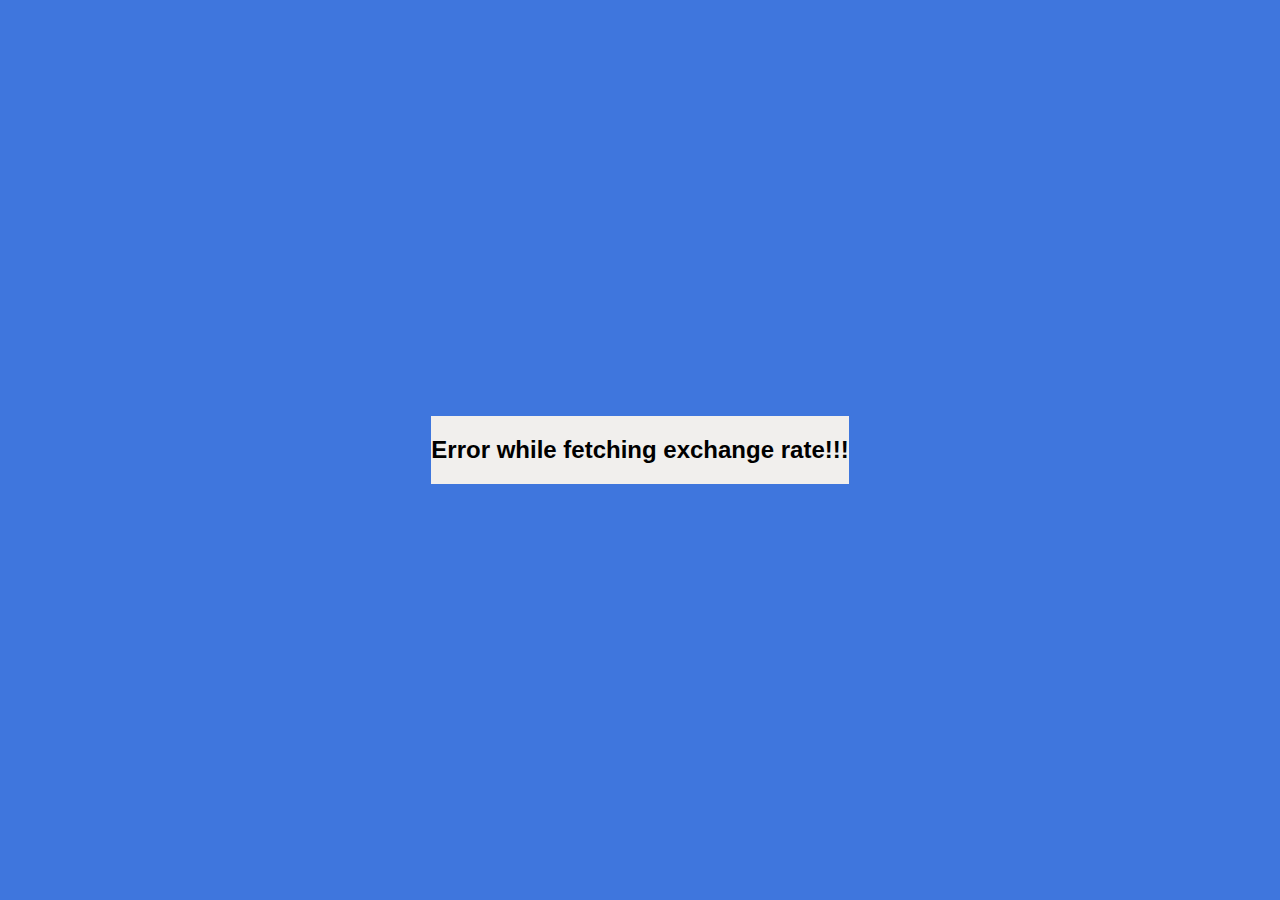
<file: index.html>
<!DOCTYPE html>
<html lang="en">
<head>
    <meta charset="UTF-8">
    <meta name="viewport" content="width=device-width, initial-scale=1.0">
    <link rel="stylesheet" href="style.css">
        <title>Currency Converter</title>
</head>
<body>
    <div class="convert-container">
        <img src="logo.png" alt="Currency-logo" class="imgg">
        <h1>Currency Converter</h1>
        <div class="input-container">
            <input type="number" value="1" min="1" class="fromAmount" >
            <select class="from-currency">
            </select>
        </div>
        <div class="arrow">↓</div>
        <div class="input-container">
            <input type="number" class="convertedAmount" disabled>
            <select class="to-currency">

            </select>
        </div>
        <div class="result">1 USD = 82 INR</div>
    </div>
    <script src="script.js"></script>
</body>
</html>
</file>
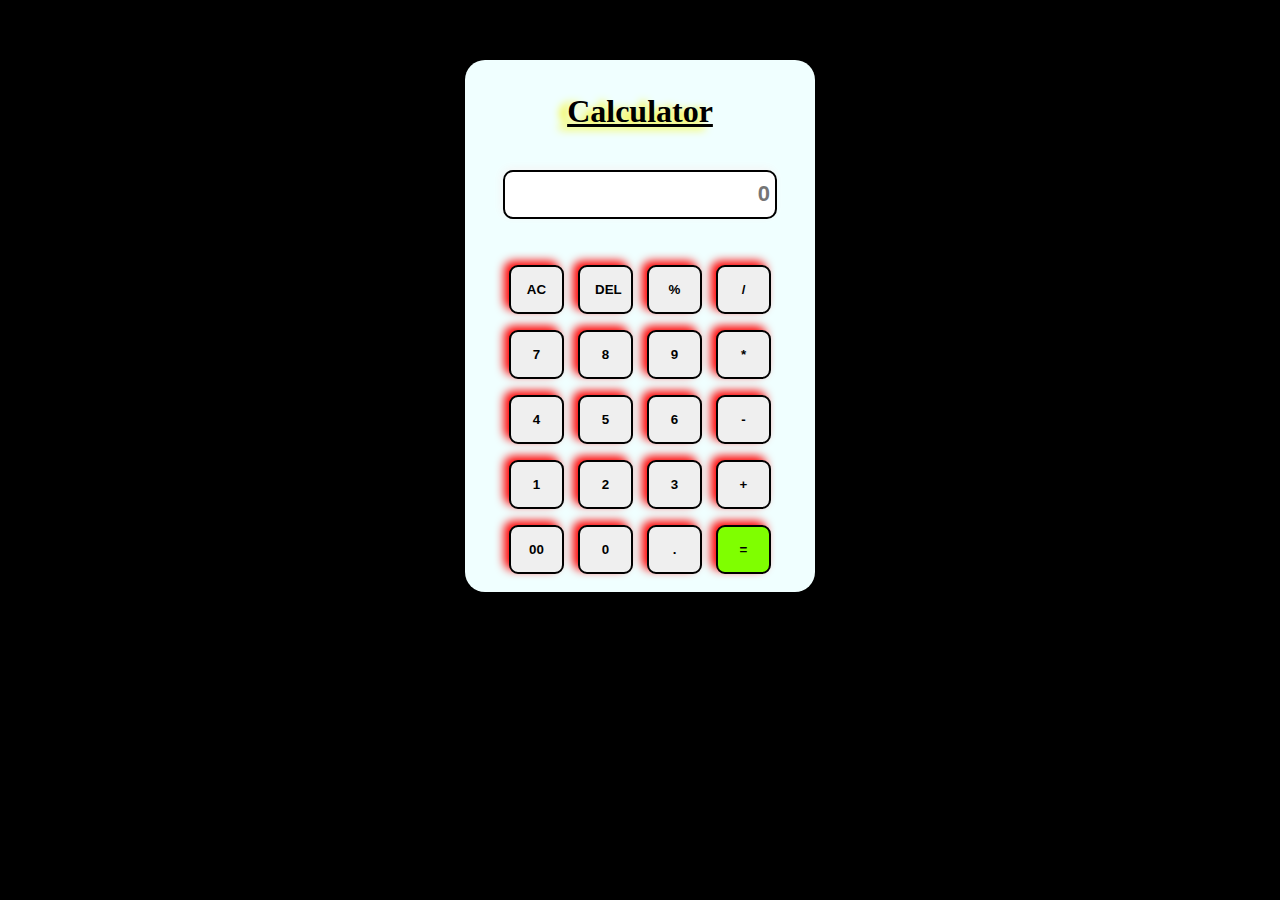
<file: Calculator project/index.html>
<!DOCTYPE html>
<html lang="en">
<head>
    <meta charset="UTF-8">
    <meta name="viewport" content="width=device-width, initial-scale=1.0">
    <link rel="stylesheet" href="./style.css">
    <title>Calculator</title>
</head>
<body>
    <div class="container bg-red mx-auto">
        <h1 class="techcenter" style="text-align: centers; font-weight: bold;text-decoration: underline;text-shadow: 5px black;">Calculator </h1>

        <div class="row">
            <input type="text" placeholder="0" style="margin-top: 0px; padding: 5px ;border: 2px solid black;border-radius: 10px;" >
        </div>
        <div class="row ex">
            <button class="button clear">AC</button>
            <button class="button">DEL</button>
            <button class="button">%</button>
            <button class="button">/ </button>
        </div>
        <div class="row">
            <button class="button">7</button>
            <button class="button">8</button>
            <button class="button">9</button>
            <button class="button">*</button>
        </div>
        <div class="row">
            <button class="button">4</button>
            <button class="button">5</button>
            <button class="button">6</button>
            <button class="button">-</button>
        </div>
        <div class="row">
            <button class="button">1</button>
            <button class="button">2</button>
            <button class="button">3</button>
            <button class="button">+</button>
        </div>
        <div class="row">
            <button class="button">00</button>
            <button class="button">0</button>
            <button class="button">.</button>
            <button class=" el button" style="background-color: chartreuse;">=</button>
        </div>
    </div>
    <script src="script.js"></script>
</body>
</html>
</file>
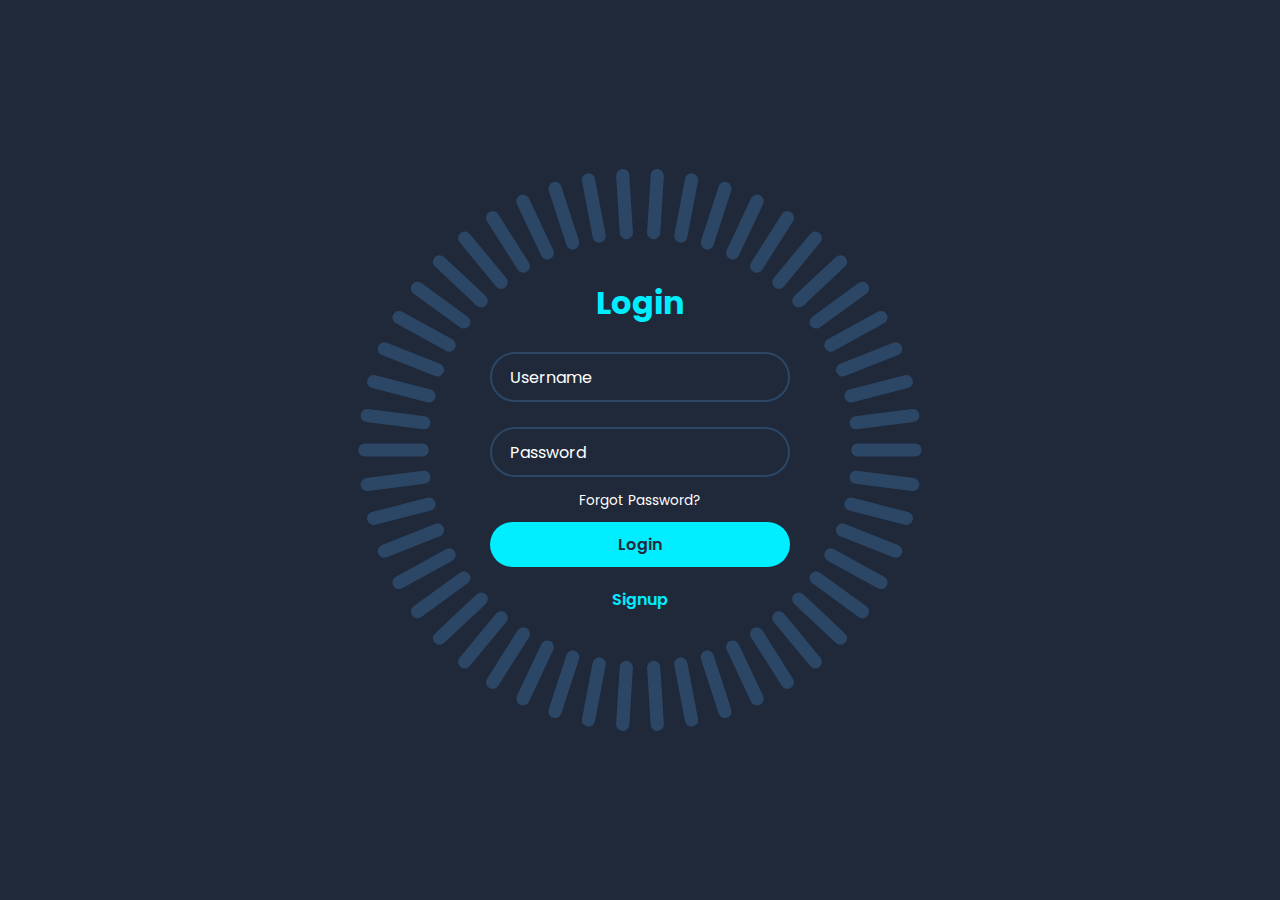
<file: Login page project/index.html>
<!DOCTYPE html>
<html lang="en" >
<head>
  <meta charset="UTF-8">
  <title>CodePen - Animated Login form</title>
  <link rel="stylesheet" href="./style.css">

</head>
<body>
<!-- partial:index.partial.html -->
<div class="container">
  <div class="login-box">
    <h2>Login</h2>
    <form action="#">
        <div class="input-box">
          <input id="Username" type="email" required>
          <label>Username</label>
        </div>
        <div class="input-box">
          <input id="Password" type="password" required>
          <label>Password</label>
        </div>
  
        <div class="forgot-password">
          <a href="#">Forgot Password?</a>
        </div>
        
        <button type="submit" class="btn">Login</button>
        <div class="signup-link">
          <a href="#">Signup</a>
        </div>
      </form>
    </div>

    <span style="--i:0;"></span>
    <span style="--i:1;"></span>
    <span style="--i:2;"></span>
    <span style="--i:3;"></span>
    <span style="--i:4;"></span>
    <span style="--i:5;"></span>
    <span style="--i:6;"></span>
    <span style="--i:7;"></span>
    <span style="--i:8;"></span>
    <span style="--i:9;"></span>
    <span style="--i:10;"></span>
    <span style="--i:11;"></span>
    <span style="--i:12;"></span>
    <span style="--i:13;"></span>
    <span style="--i:14;"></span>
    <span style="--i:15;"></span>
    <span style="--i:16;"></span>
    <span style="--i:17;"></span>
    <span style="--i:18;"></span>
    <span style="--i:19;"></span>
    <span style="--i:20;"></span>
    <span style="--i:21;"></span>
    <span style="--i:22;"></span>
    <span style="--i:23;"></span>
    <span style="--i:24;"></span>
    <span style="--i:25;"></span>
    <span style="--i:26;"></span>
    <span style="--i:27;"></span>
    <span style="--i:28;"></span>
    <span style="--i:29;"></span>
    <span style="--i:30;"></span>
    <span style="--i:31;"></span>
    <span style="--i:32;"></span>
    <span style="--i:33;"></span>
    <span style="--i:34;"></span>
    <span style="--i:35;"></span>
    <span style="--i:36;"></span>
    <span style="--i:37;"></span>
    <span style="--i:38;"></span>
    <span style="--i:39;"></span>
    <span style="--i:40;"></span>
    <span style="--i:41;"></span>
    <span style="--i:42;"></span>
    <span style="--i:43;"></span>
    <span style="--i:44;"></span>
    <span style="--i:45;"></span>
    <span style="--i:46;"></span>
    <span style="--i:47;"></span>
    <span style="--i:48;"></span>
    <span style="--i:49;"></span>
</div>
<!-- partial -->
  <script src="script.js"></script>
</body>
</html>
</file>
<file: style.css>
:root {
  --primary-color: #0b0c0c;
}

* {
  box-sizing: border-box;
}

body {
  background-color: #3f76dd;
  font-family: Arial, Helvetica, sans-serif;
  display: flex;
  flex-direction: column;
  align-items: center;
  justify-content: center;
  height: 100vh;
  margin: 0;
  padding: 20px;
}
.imgg{
  height: 70px;
  padding: 25px 0px 0px 160px;
}


h1 {
  color: var(--primary-color);
  text-decoration: underline;
  text-align: center;
}
.arrow
{
  padding-left: 80px;
  font-weight: 500;
}

.convert-container
{
  background-color: rgb(241, 239, 237);
}

.input-container{

}

.convertedAmount,.fromAmount
{
  padding: 5px 0px 5px 0px;
  margin: 10px 15px 10px 10px;
  border: 1px solid black;
  font-weight: bold;
}
.convertedAmount
{
  color: black; 
}
.to-currency,.from-currency
{
  width: 150px;
  padding: 5px 0px 5px 0px;
  margin: 10px 15px 10px 10px;
}

.result
{ 
  width: 300px;
  text-align: center;
  padding: 20px 0px 20px 0px;
  margin: 20px 0px 20px 40px;
  border: 1px solid black;
  border-radius: 10px;
  background-color: rgb(141, 141, 226);
 
}

@media (max-width: 600px) {
  .currency input {
    width: 200px;
  }
}
</file>
<file: Calculator project/style.css>
.bg-red
{
    background-color: rgb(10, 10, 10);
    width: fit-content;
}
body{
    background-color:black;
    margin-top: 60px;
}
.container
{
    display: flex;
    flex-direction: column;
    justify-content: center ;
    align-items: center;
    border-radius: 20px;
    padding: 2px 0px 10px 0px;
    width: 350px;
    background-color: azure;
}
.mx-auto
{
    margin: auto;
    
}
.row
{
  padding: 8px 0px;
}
.button
{
    width: 55px;
    padding: 15px;
    margin: 0 5px;
    border: 2px solid black;
    border-radius: 9px;
    cursor: pointer;
    font-weight: bold;
    box-shadow: -5px -4px 10px red;
    
}

.button:hover
{
    background-color:rgb(250, 197, 7, 0.924) ;
}

h1{
    border-radius: 10px;
    padding: 10px 10px 10px 10px;
    text-shadow: -8px 2px 8px rgb(248, 244, 3);
}
input
{
    font-weight: bold;
    font-size: medium;
    margin-bottom: 30px;
    height: 35px;
    width: 260px;
    font-size: 22px;
    text-align: right;
    box-shadow: -2px -2px 10px whitesmoke;
}
</file>
<file: Login page project/style.css>
@import url("https://fonts.googleapis.com/css2?family=Poppins:wght@400;500&display=swap");
* {
  margin: 0;
  padding: 0;
  font-family: "Poppins";
  box-sizing: border-box;
}

body {
  display: flex;
  justify-content: center;
  align-items: center;
  background: #1f293a;
  min-height: 100vh;
}

.container {
  position: relative;
  width: 256px;
  height: 256px;
  display: flex;
  justify-content: center;
  align-items: center;
}

.container span {
  position: absolute;
  left: 0;
  width: 32px;
  height: 6px;
  background: #2c4766;
  border-radius: 8px;
  transform-origin: 128px;
  transform: scale(2.2) rotate(calc(var(--i) * (360deg / 50)));
  animation: animateBlink 3s linear infinite;
  animation-delay: calc(var(--i) * (3s / 50));
}

@keyframes animateBlink {
  0% {
    background: #0ef;
  }

  25% {
    background: #2c4766;
  }
}

.login-box {
  position: absolute;
  width: 400px;
}

.login-box form {
  width: 100%;
  padding: 0 50px;
}

h2 {
  font-size: 2em;
  color: #0ef;
  text-align: center;
}
.input-box {
  position: relative;
  margin: 25px 0;
}

.input-box input {
  width: 100%;
  height: 50px;
  background: transparent;
  border: 2px solid #2c4766;
  outline: none;
  border-radius: 40px;
  font-size: 1em;
  color: #fff;
  padding: 0 20px;
  transition: 0.5s;
}

.input-box input:focus,
.input-box input:valid {
  border-color: #0ef;
}

.input-box label {
  position: absolute;
  top: 50%;
  left: 20px;
  transform: translateY(-50%);
  font-size: 1em;
  color: #fff;
  pointer-events: none;
  transition: 0.5s ease;
}

.input-box input:focus ~ label,
.input-box input:valid ~ label {
  top: 1px;
  font-size: 0.8em;
  background-color: #1f293a;
  padding: 0 6px;
  color: #0ef;
}

.forgot-password {
  margin: -15px 0 10px;
  text-align: center;
}

.forgot-password a {
  font-size: 0.85em;
  color: #fff;
  text-decoration: none;
}

.forgot-password a:hover {
  text-decoration: underline;
}

.btn {
  width: 100%;
  height: 45px;
  border-radius: 45px;
  background: #0ef;
  border: none;
  outline: none;
  cursor: pointer;
  font-size: 1em;
  color: #1f293a;
  font-weight: 600;
}

.signup-link {
  margin: 20px 0 10px;
  text-align: center;
}

.signup-link a {
  font-size: 1em;
  color: #0ef;
  text-decoration: none;
  font-weight: 600;
}

.signup-link a:hover {
  text-decoration: underline;
}
</file>
